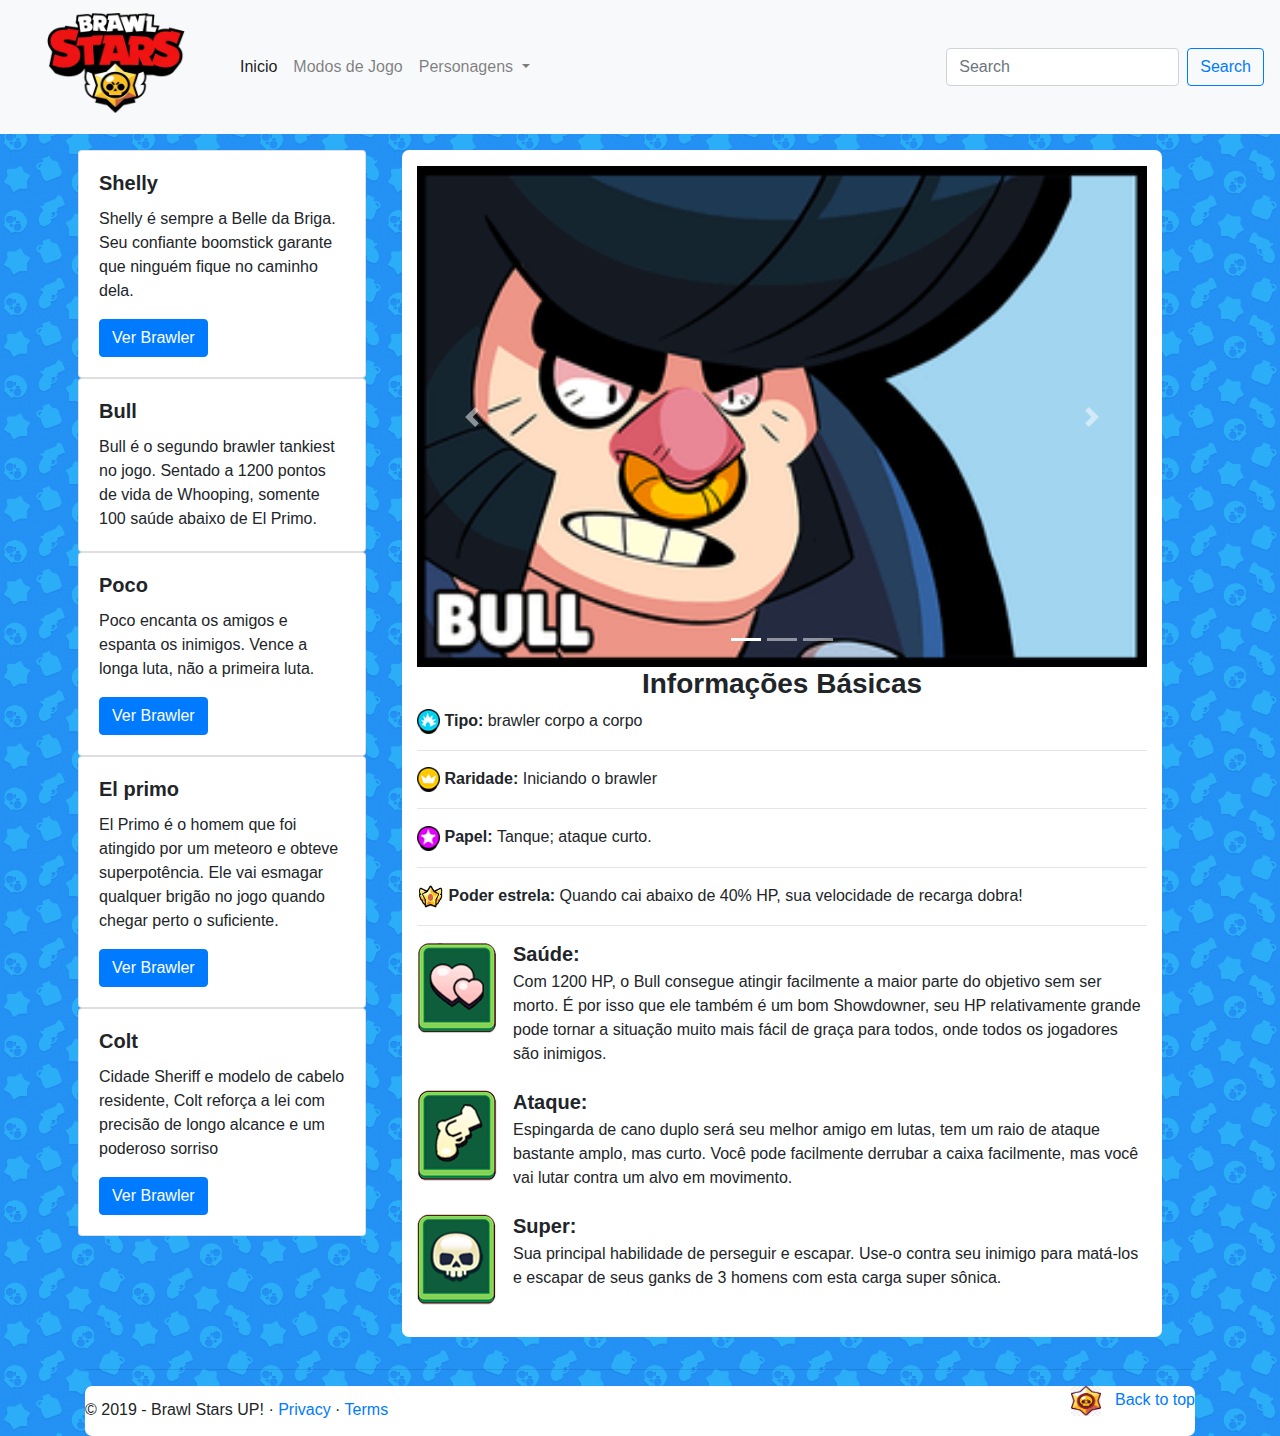
<file: bull.html>
<!DOCTYPE html>
<html lang="pt">

<head>
    <meta charset="UTF-8">
    <meta name="viewport" content="width=device-width, initial-scale=1.0" />
    <meta http-equiv="X-UA-Compatible" content="ie=edge">
    <title>BlogBrawlStars</title>
    <link rel="stylesheet" type="text/css" href="styles/bootstrap.css">
    <link rel="stylesheet" type="text/css" href="styles/styles.css">
</head>

<body>
    <nav class="navbar navbar-expand-lg navbar-light bg-light">
        <a class="navbar-brand" href="index.html">
            <h1><img class="topo" src="img/logotop.png"></h1>
        </a>
        <button class="navbar-toggler" type="button" data-toggle="collapse" data-target="#navbarSupportedContent"
            aria-controls="navbarSupportedContent" aria-expanded="false" aria-label="Toggle navigation">
            <span class="navbar-toggler-icon"></span>
        </button>

        <div class="collapse navbar-collapse" id="navbarSupportedContent">
            <ul class="navbar-nav mr-auto">
                <li class="nav-item active">
                    <a class="nav-link" href="index.html">Inicio <span class="sr-only">(current)</span></a>
                </li>
                <li class="nav-item">
                    <a class="nav-link" href="modo.html">Modos de Jogo</a>
                </li>
                <li class="nav-item dropdown">
                    <a class="nav-link dropdown-toggle" href="#" id="navbarDropdown" role="button" data-toggle="dropdown"
                        aria-haspopup="true" aria-expanded="false">
                        Personagens
                    </a>
                    <div class="dropdown-menu" aria-labelledby="navbarDropdown">
                        <a class="dropdown-item" href="shelly.html">Shelly</a>
                        <a class="dropdown-item" href="bull.html">Bull </a>
                        <a class="dropdown-item" href="poco.html">Poco </a>
                        <a class="dropdown-item" href="elprimo.html">El Primo </a>
                        <a class="dropdown-item" href="colt.html">Colt </a>
                        <a class="dropdown-item" href="personagens.html">Todos</a>


                    </div>
                </li>
            </ul>
            <form class="form-inline my-2 my-lg-0">
                <input class="form-control mr-sm-2" type="search" placeholder="Search" aria-label="Search">
                <button class="btn btn-outline-primary my-2 my-sm-0" type="submit">Search</button>
            </form>
        </div>
    </nav>

    <div class="container">
        <div class="row">
            <div class="col py-3 pl-2">
                <div class="card" style="width: 18rem;">
                    <div class="card-body">
                        <h5 class="card-title"><strong>Shelly</strong></h5>
                        <p class="card-text">Shelly é sempre a Belle da Briga. Seu confiante boomstick garante que
                            ninguém fique no caminho dela.</p>
                        <a href="shelly.html" class="btn btn-primary">Ver Brawler</a>
                    </div>
                </div>
                <div class="card" style="width: 18rem;">
                    <div class="card-body">
                        <h5 class="card-title"><strong>Bull</strong></h5>
                        <p class="card-text">Bull é o segundo brawler tankiest no jogo. Sentado a 1200 pontos de vida
                            de Whooping, somente 100 saúde abaixo de El Primo.</p>

                    </div>
                </div>
                <div class="card" style="width: 18rem;">
                    <div class="card-body">
                        <h5 class="card-title"><strong>Poco</strong></h5>
                        <p class="card-text">Poco encanta os amigos e espanta os inimigos. Vence a longa luta, não a
                            primeira luta.</p>
                        <a href="poco.html" class="btn btn-primary">Ver Brawler</a>
                    </div>
                </div>
                <div class="card" style="width: 18rem;">
                    <div class="card-body">
                        <h5 class="card-title"><strong>El primo</strong></h5>
                        <p class="card-text">El Primo é o homem que foi atingido por um meteoro e obteve superpotência.
                            Ele vai
                            esmagar qualquer brigão no jogo quando chegar perto o suficiente.</p>
                        <a href="elprimo.html" class="btn btn-primary">Ver Brawler</a>
                    </div>
                </div>
                <div class="card" style="width: 18rem;">
                    <div class="card-body">
                        <h5 class="card-title"><strong>Colt</strong></h5>
                        <p class="card-text">Cidade Sheriff e modelo de cabelo residente, Colt reforça a lei com
                            precisão de longo
                            alcance e um poderoso sorriso</p>
                        <a href="colt.html" class="btn btn-primary">Ver Brawler</a>
                    </div>
                </div>

            </div>

            <div class="col-8 py-3 ml-2 mr-5  container-personagem  my-3">
                <div id="carouselExampleSlidesOnly" class="carousel slide" data-ride="carousel">
                    <div id="carouselExampleFade" class="carousel slide carousel-fade" data-ride="carousel">

                        <ol class="carousel-indicators">
                            <li data-target="#carouselExampleFade" data-slide-to="0" class="active"></li>
                            <li data-target="#carouselExampleFade" data-slide-to="1"></li>
                            <li data-target="#carouselExampleFade" data-slide-to="2"></li>
                        </ol>
                        <div class="carousel-inner">
                            <div class="carousel-item active">
                                <img src="img/bul1.png" class="d-block w-100" alt="...">
                            </div>
                            <div class="carousel-item">
                                <img src="img/bull2.jpg" class="d-block w-100" alt="...">
                            </div>
                            <div class="carousel-item">
                                <img src="img/bull3.jpg" class="d-block w-100" alt="...">
                            </div>
                        </div>
                        <a class="carousel-control-prev" href="#carouselExampleFade" role="button" data-slide="prev">
                            <span class="carousel-control-prev-icon" aria-hidden="true"></span>
                            <span class="sr-only">Previous</span>
                        </a>
                        <a class="carousel-control-next" href="#carouselExampleFade" role="button" data-slide="next">
                            <span class="carousel-control-next-icon" aria-hidden="true"></span>
                            <span class="sr-only">Next</span>
                        </a>
                    </div>
                </div>

                <tbody>
                    <tr style="higth : 16.0pt">
                        <td class="haha" style="higth: 16pt; width: 130pt" colspan="2" width=174 higth=21>
                            <h3 style="text-align: center">
                                <strong>
                                    <font style="vertical-align: inherit"> Informações Básicas </font>
                            </h3></strong>

                            </h3>
                        </td>
                    </tr>
                    <tr style="higth: 16.0pt">
                        <td style="higth: 16pt; width: 65pt; text-align: left" width="87" higth="21">
                            <span style="font-size:12pt">
                                <strong>
                                    <img src="img/tipo.png" width="23" height="25">
                                    <font style="vertical-align: inherit"> Tipo: </font>

                                </strong>
                                <font style="vertical-align: inherit"> brawler corpo a corpo </font>
                            </span>
                        </td>
                    </tr>
                    <hr>
                    <tr style="higth: 16.0pt">
                        <td style="higth: 16pt; width: 65pt; text-align: left" width="87" higth="21">
                            <span style="font-size:12pt">
                                <strong>
                                    <img src="img/raridade.png" width="23" height="25">
                                    <font style="vertical-align: inherit"> Raridade: </font>

                                </strong>
                                <font style="vertical-align: inherit"> Iniciando o brawler </font>
                            </span>
                        </td>
                    </tr>
                    <hr>
                    <tr style="higth: 16.0pt">
                        <td style="higth: 16pt; width: 65pt; text-align: left" width="87" higth="21">
                            <span style="font-size:12pt">
                                <strong>
                                    <img src="img/papel.png" width="23" height="25">
                                    <font style="vertical-align: inherit"> Papel: </font>

                                </strong>
                                <font style="vertical-align: inherit"> Tanque; ataque curto.</font>
                            </span>
                        </td>
                    </tr>
                    <hr>
                    <tr style="higth: 16.0pt">
                        <td style="higth: 16pt; width: 65pt; text-align: left" width="87" higth="21">
                            <span style="font-size:12pt">
                                <strong>
                                    <img src="img/poderestrela.png" width="27" height="25">
                                    <font style="vertical-align: inherit"> Poder estrela: </font>

                                </strong>
                                <font style="vertical-align: inherit"> Quando cai abaixo de 40% HP, sua velocidade de
                                    recarga dobra! </font>
                            </span>
                        </td>
                    </tr>
                    <hr>
                </tbody>

                <ul class="list-unstyled">
                    <li class="media">
                        <img src="img/saude.png" class="mr-3" alt="...">
                        <div class="media-body">
                            <h5 class="mt-0 mb-1"><strong>Saúde:</strong></h5>
                            Com 1200 HP, o Bull consegue atingir facilmente a maior parte do objetivo sem ser morto. É
                            por isso que ele também é um bom Showdowner, seu HP relativamente grande pode tornar a
                            situação muito mais fácil de graça para todos, onde todos os jogadores são inimigos.
                        </div>
                    </li>
                    <li class="media my-4">
                        <img src="img/ataque.png" class="mr-3" alt="...">
                        <div class="media-body">
                            <h5 class="mt-0 mb-1"><strong>Ataque:</strong></h5>
                            Espingarda de cano duplo será seu melhor amigo em lutas, tem um raio de ataque bastante
                            amplo, mas curto. Você pode facilmente derrubar a caixa facilmente, mas você vai lutar
                            contra um alvo em movimento.
                        </div>
                    </li>
                    <li class="media">
                        <img src="img/super.png" class="mr-3" alt="...">
                        <div class="media-body">
                            <h5 class="mt-0 mb-1"><strong>Super:</strong></h5>
                            Sua principal habilidade de perseguir e escapar. Use-o contra seu inimigo para matá-los e
                            escapar de seus ganks de 3 homens com esta carga super sônica.
                        </div>
                    </li>
                </ul>
            </div>
        </div>







        <hr>

        <footer class="container-pe ">
            <p class="float-right">
                <a class="link-logo" href="#">
                    <img class="logot" src="img/logof.jpg">
                </a>
                <a href="#">Back to top</a>
            </p>
            <p class="textR">© 2019 - Brawl Stars UP! · <a href="#">Privacy</a> · <a href="#">Terms</a> </p>
        </footer>
    </div>

    <script src="js/jquery-3.4.1.js"></script>
    <script src="js/bootstrap.js"></script>
    <script src="index.js"></script>
    <script src="myjs/js.js"></script>


</body>

</html>
</file>
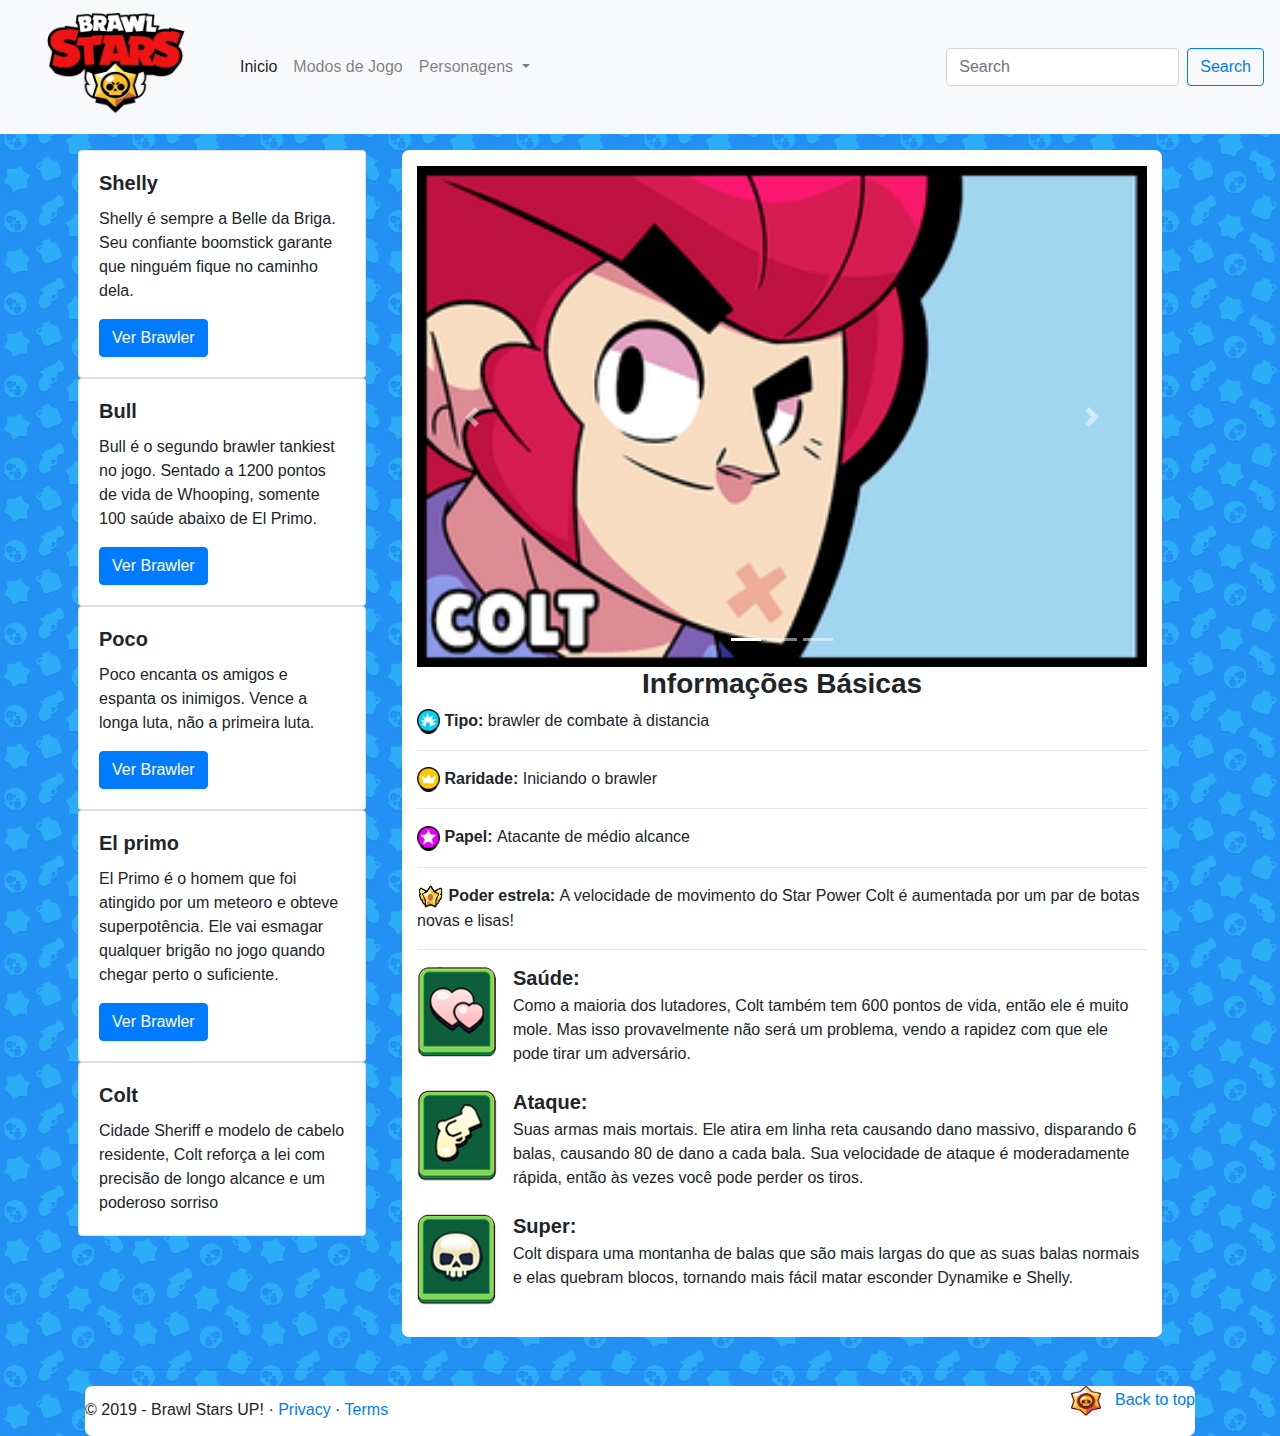
<file: colt.html>
<!DOCTYPE html>
<html lang="pt">

<head>
    <meta charset="UTF-8">
    <meta name="viewport" content="width=device-width, initial-scale=1.0" />
    <meta http-equiv="X-UA-Compatible" content="ie=edge">
    <title>BlogBrawlStars</title>
    <link rel="stylesheet" type="text/css" href="styles/bootstrap.css">
    <link rel="stylesheet" type="text/css" href="styles/styles.css">
</head>

<body>
    <nav class="navbar navbar-expand-lg navbar-light bg-light">
        <a class="navbar-brand" href="index.html">
            <h1><img class="topo" src="img/logotop.png"></h1>
        </a>
        <button class="navbar-toggler" type="button" data-toggle="collapse" data-target="#navbarSupportedContent"
            aria-controls="navbarSupportedContent" aria-expanded="false" aria-label="Toggle navigation">
            <span class="navbar-toggler-icon"></span>
        </button>

        <div class="collapse navbar-collapse" id="navbarSupportedContent">
            <ul class="navbar-nav mr-auto">
                <li class="nav-item active">
                    <a class="nav-link" href="index.html">Inicio <span class="sr-only">(current)</span></a>
                </li>
                <li class="nav-item">
                    <a class="nav-link" href="modo.html">Modos de Jogo</a>
                </li>
                <li class="nav-item dropdown">
                    <a class="nav-link dropdown-toggle" href="#" id="navbarDropdown" role="button" data-toggle="dropdown"
                        aria-haspopup="true" aria-expanded="false">
                        Personagens
                    </a>
                    <div class="dropdown-menu" aria-labelledby="navbarDropdown">
                        <a class="dropdown-item" href="shelly.html">Shelly</a>
                        <a class="dropdown-item" href="bull.html">Bull </a>
                        <a class="dropdown-item" href="poco.html">Poco </a>
                        <a class="dropdown-item" href="elprimo.html">El Primo </a>
                        <a class="dropdown-item" href="colt.html">Colt </a>
                        <a class="dropdown-item" href="personagens.html">Todos</a>


                    </div>
                </li>
            </ul>
            <form class="form-inline my-2 my-lg-0">
                <input class="form-control mr-sm-2" type="search" placeholder="Search" aria-label="Search">
                <button class="btn btn-outline-primary my-2 my-sm-0" type="submit">Search</button>
            </form>
        </div>
    </nav>

    <div class="container">
        <div class="row">
            <div class="col py-3 pl-2">
                <div class="card" style="width: 18rem;">
                    <div class="card-body">
                        <h5 class="card-title"><strong>Shelly</strong></h5>
                        <p class="card-text">Shelly é sempre a Belle da Briga. Seu confiante boomstick garante que
                            ninguém fique no caminho dela.</p>
                        <a href="shelly.html" class="btn btn-primary">Ver Brawler</a>
                    </div>
                </div>
                <div class="card" style="width: 18rem;">
                    <div class="card-body">
                        <h5 class="card-title"><strong>Bull</strong></h5>
                        <p class="card-text">Bull é o segundo brawler tankiest no jogo. Sentado a 1200 pontos de vida
                            de Whooping, somente 100 saúde abaixo de El Primo.</p>
                        <a href="bull.html" class="btn btn-primary">Ver Brawler</a>
                    </div>
                </div>
                <div class="card" style="width: 18rem;">
                    <div class="card-body">
                        <h5 class="card-title"><strong>Poco</strong></h5>
                        <p class="card-text">Poco encanta os amigos e espanta os inimigos. Vence a longa luta, não a
                            primeira luta.</p>
                        <a href="poco.html" class="btn btn-primary">Ver Brawler</a>
                    </div>
                </div>
                <div class="card" style="width: 18rem;">
                    <div class="card-body">
                        <h5 class="card-title"><strong>El primo</strong></h5>
                        <p class="card-text">El Primo é o homem que foi atingido por um meteoro e obteve superpotência.
                            Ele vai
                            esmagar qualquer brigão no jogo quando chegar perto o suficiente.</p>
                        <a href="elprimo.html" class="btn btn-primary">Ver Brawler</a>
                    </div>
                </div>
                <div class="card" style="width: 18rem;">
                    <div class="card-body">
                        <h5 class="card-title"><strong>Colt</strong></h5>
                        <p class="card-text">Cidade Sheriff e modelo de cabelo residente, Colt reforça a lei com
                            precisão de longo
                            alcance e um poderoso sorriso</p>

                    </div>
                </div>

            </div>

            <div class="col-8 py-3 ml-2 mr-5 container-personagem  my-3">
                <div id="carouselExampleSlidesOnly" class="carousel slide" data-ride="carousel">
                    <div id="carouselExampleFade" class="carousel slide carousel-fade" data-ride="carousel">

                        <ol class="carousel-indicators">
                            <li data-target="#carouselExampleFade" data-slide-to="0" class="active"></li>
                            <li data-target="#carouselExampleFade" data-slide-to="1"></li>
                            <li data-target="#carouselExampleFade" data-slide-to="2"></li>
                        </ol>
                        <div class="carousel-inner">
                            <div class="carousel-item active">
                                <img src="img/colt1.png" class="d-block w-100" alt="...">
                            </div>
                            <div class="carousel-item">
                                <img src="img/colt2.png" class="d-block w-100" alt="...">
                            </div>
                            <div class="carousel-item">
                                <img src="img/colt3.jpg" class="d-block w-100" alt="...">
                            </div>
                        </div>
                        <a class="carousel-control-prev" href="#carouselExampleFade" role="button" data-slide="prev">
                            <span class="carousel-control-prev-icon" aria-hidden="true"></span>
                            <span class="sr-only">Previous</span>
                        </a>
                        <a class="carousel-control-next" href="#carouselExampleFade" role="button" data-slide="next">
                            <span class="carousel-control-next-icon" aria-hidden="true"></span>
                            <span class="sr-only">Next</span>
                        </a>
                    </div>
                </div>

                <tbody>
                    <tr style="higth : 16.0pt">
                        <td class="haha" style="higth: 16pt; width: 130pt" colspan="2" width=174 higth=21>
                            <h3 style="text-align: center">
                                <strong>
                                    <font style="vertical-align: inherit"> Informações Básicas </font>
                            </h3></strong>

                            </h3>
                        </td>
                    </tr>
                    <tr style="higth: 16.0pt">
                        <td style="higth: 16pt; width: 65pt; text-align: left" width="87" higth="21">
                            <span style="font-size:12pt">
                                <strong>
                                    <img src="img/tipo.png" width="23" height="25">
                                    <font style="vertical-align: inherit"> Tipo: </font>

                                </strong>
                                <font style="vertical-align: inherit"> brawler de combate à distancia </font>
                            </span>
                        </td>
                    </tr>
                    <hr>
                    <tr style="higth: 16.0pt">
                        <td style="higth: 16pt; width: 65pt; text-align: left" width="87" higth="21">
                            <span style="font-size:12pt">
                                <strong>
                                    <img src="img/raridade.png" width="23" height="25">
                                    <font style="vertical-align: inherit"> Raridade: </font>

                                </strong>
                                <font style="vertical-align: inherit"> Iniciando o brawler </font>
                            </span>
                        </td>
                    </tr>
                    <hr>
                    <tr style="higth: 16.0pt">
                        <td style="higth: 16pt; width: 65pt; text-align: left" width="87" higth="21">
                            <span style="font-size:12pt">
                                <strong>
                                    <img src="img/papel.png" width="23" height="25">
                                    <font style="vertical-align: inherit"> Papel: </font>

                                </strong>
                                <font style="vertical-align: inherit"> Atacante de médio alcance </font>
                            </span>
                        </td>
                    </tr>
                    <hr>
                    <tr style="higth: 16.0pt">
                        <td style="higth: 16pt; width: 65pt; text-align: left" width="87" higth="21">
                            <span style="font-size:12pt">
                                <strong>
                                    <img src="img/poderestrela.png" width="27" height="25">
                                    <font style="vertical-align: inherit"> Poder estrela: </font>

                                </strong>
                                <font style="vertical-align: inherit"> A velocidade de movimento do Star Power Colt é
                                    aumentada por um par de botas novas e lisas! </font>
                            </span>
                        </td>
                    </tr>
                    <hr>
                </tbody>

                <ul class="list-unstyled">
                    <li class="media">
                        <img src="img/saude.png" class="mr-3" alt="...">
                        <div class="media-body">
                            <h5 class="mt-0 mb-1"><strong>Saúde:</strong></h5>

                            Como a maioria dos lutadores, Colt também tem 600 pontos de vida, então ele é muito mole.
                            Mas isso provavelmente não será um problema, vendo a rapidez com que ele pode tirar um
                            adversário.
                        </div>
                    </li>
                    <li class="media my-4">
                        <img src="img/ataque.png" class="mr-3" alt="...">
                        <div class="media-body">
                            <h5 class="mt-0 mb-1"><strong>Ataque:</strong></h5>
                            Suas armas mais mortais. Ele atira em linha reta causando dano massivo, disparando 6 balas,
                            causando 80 de dano a cada bala. Sua velocidade de ataque é moderadamente rápida, então às
                            vezes você pode perder os tiros.
                        </div>
                    </li>
                    <li class="media">
                        <img src="img/super.png" class="mr-3" alt="...">
                        <div class="media-body">
                            <h5 class="mt-0 mb-1"><strong>Super:</strong></h5>
                            Colt dispara uma montanha de balas que são mais largas do que as suas balas normais e elas
                            quebram blocos, tornando mais fácil matar esconder Dynamike e Shelly.
                        </div>
                    </li>
                </ul>
            </div>
        </div>







        <hr>

        <footer class="container-pe ">
            <p class="float-right">
                <a class="link-logo" href="#">
                    <img class="logot" src="img/logof.jpg">
                </a>
                <a href="#">Back to top</a>
            </p>
            <p class="textR">© 2019 - Brawl Stars UP! · <a href="#">Privacy</a> · <a href="#">Terms</a> </p>
        </footer>
    </div>

    <script src="js/jquery-3.4.1.js"></script>
    <script src="js/bootstrap.js"></script>
    <script src="index.js"></script>
    <script src="myjs/js.js"></script>


</body>

</html>
</file>
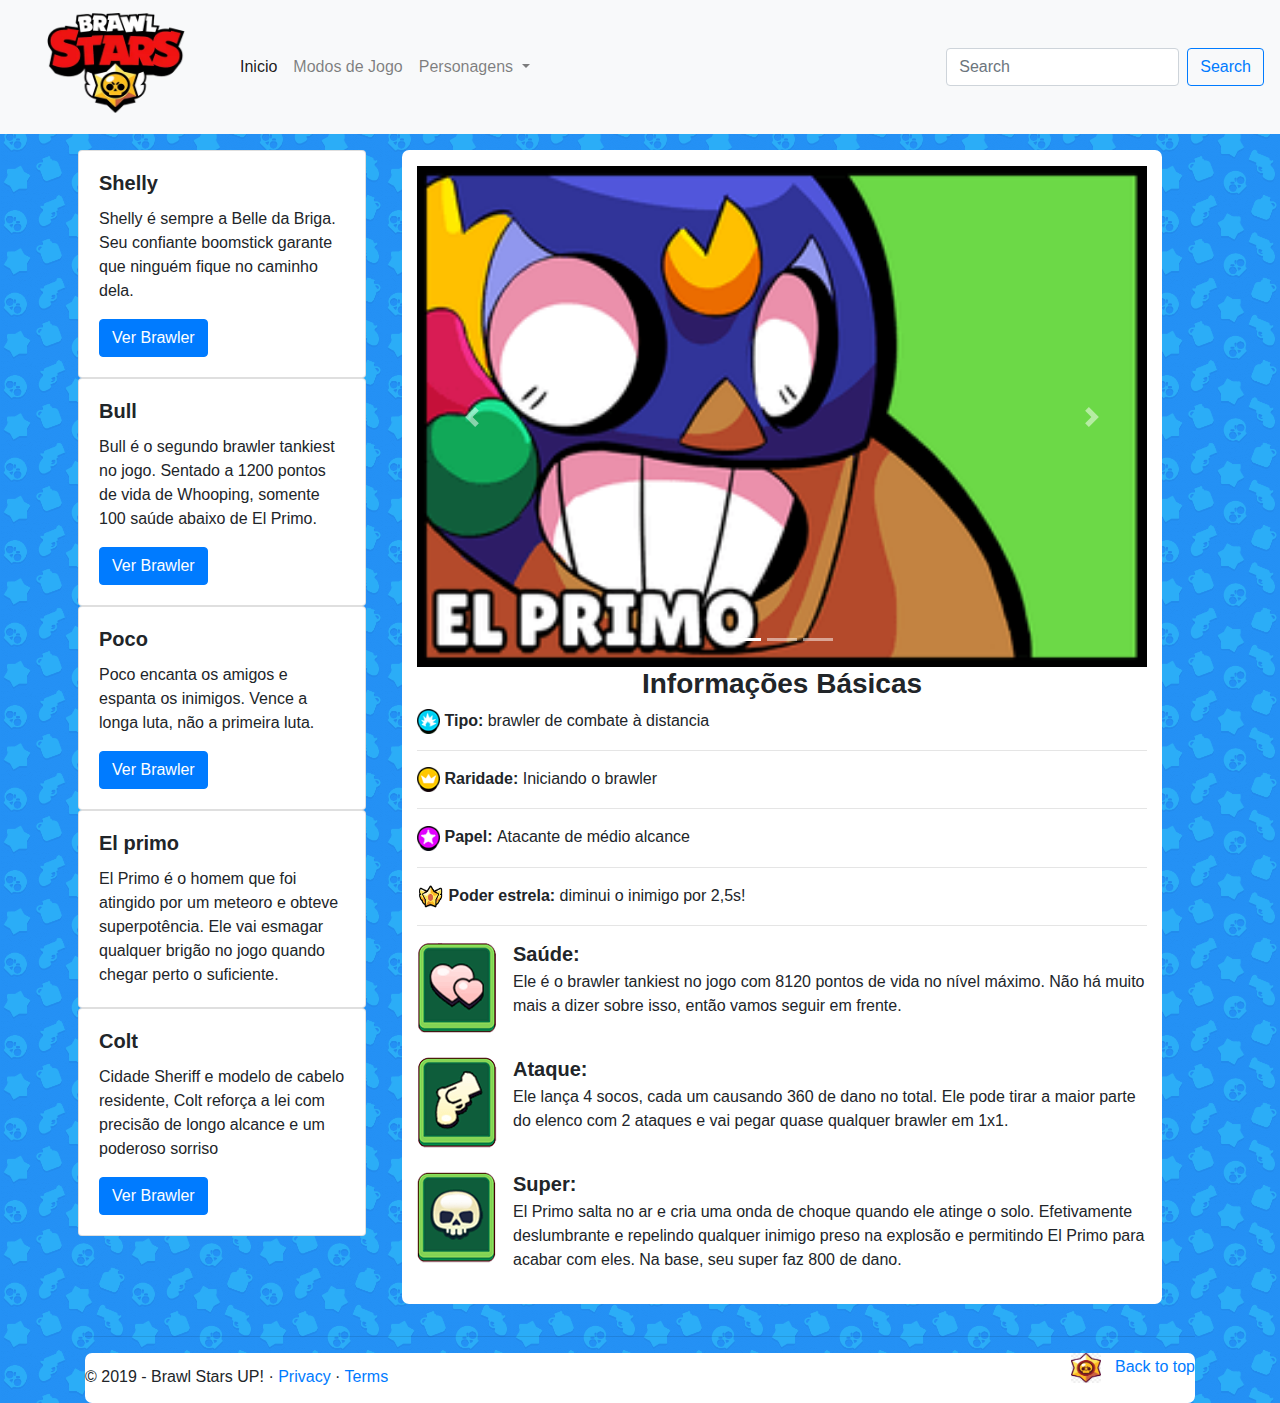
<file: elprimo.html>
<!DOCTYPE html>
<html lang="pt">

<head>
    <meta charset="UTF-8">
    <meta name="viewport" content="width=device-width, initial-scale=1.0" />
    <meta http-equiv="X-UA-Compatible" content="ie=edge">
    <title>BlogBrawlStars</title>
    <link rel="stylesheet" type="text/css" href="styles/bootstrap.css">
    <link rel="stylesheet" type="text/css" href="styles/styles.css">
</head>

<body>
    <nav class="navbar navbar-expand-lg navbar-light bg-light">
        <a class="navbar-brand" href="index.html">
            <h1><img class="topo" src="img/logotop.png"></h1>
        </a>
        <button class="navbar-toggler" type="button" data-toggle="collapse" data-target="#navbarSupportedContent"
            aria-controls="navbarSupportedContent" aria-expanded="false" aria-label="Toggle navigation">
            <span class="navbar-toggler-icon"></span>
        </button>

        <div class="collapse navbar-collapse" id="navbarSupportedContent">
            <ul class="navbar-nav mr-auto">
                <li class="nav-item active">
                    <a class="nav-link" href="index.html">Inicio <span class="sr-only">(current)</span></a>
                </li>
                <li class="nav-item">
                    <a class="nav-link" href="modo.html">Modos de Jogo</a>
                </li>
                <li class="nav-item dropdown">
                    <a class="nav-link dropdown-toggle" href="#" id="navbarDropdown" role="button" data-toggle="dropdown"
                        aria-haspopup="true" aria-expanded="false">
                        Personagens
                    </a>
                    <div class="dropdown-menu" aria-labelledby="navbarDropdown">
                        <a class="dropdown-item" href="shelly.html">Shelly</a>
                        <a class="dropdown-item" href="bull.html">Bull </a>
                        <a class="dropdown-item" href="poco.html">Poco </a>
                        <a class="dropdown-item" href="elprimo.html">El Primo </a>
                        <a class="dropdown-item" href="colt.html">Colt </a>
                        <a class="dropdown-item" href="personagens.html">Todos</a>


                    </div>
                </li>
            </ul>
            <form class="form-inline my-2 my-lg-0">
                <input class="form-control mr-sm-2" type="search" placeholder="Search" aria-label="Search">
                <button class="btn btn-outline-primary my-2 my-sm-0" type="submit">Search</button>
            </form>
        </div>
    </nav>

    <div class="container">
        <div class="row">
            <div class="col py-3 pl-2">
                <div class="card" style="width: 18rem;">
                    <div class="card-body">
                        <h5 class="card-title"><strong>Shelly</strong></h5>
                        <p class="card-text">Shelly é sempre a Belle da Briga. Seu confiante boomstick garante que
                            ninguém fique no caminho dela.</p>
                        <a href="shelly.html" class="btn btn-primary">Ver Brawler</a>
                    </div>
                </div>
                <div class="card" style="width: 18rem;">
                    <div class="card-body">
                        <h5 class="card-title"><strong>Bull</strong></h5>
                        <p class="card-text">Bull é o segundo brawler tankiest no jogo. Sentado a 1200 pontos de vida
                            de Whooping, somente 100 saúde abaixo de El Primo.</p>
                        <a href="bull.html" class="btn btn-primary">Ver Brawler</a>
                    </div>
                </div>
                <div class="card" style="width: 18rem;">
                    <div class="card-body">
                        <h5 class="card-title"><strong>Poco</strong></h5>
                        <p class="card-text">Poco encanta os amigos e espanta os inimigos. Vence a longa luta, não a
                            primeira luta.</p>
                        <a href="poco.html" class="btn btn-primary">Ver Brawler</a>
                    </div>
                </div>
                <div class="card" style="width: 18rem;">
                    <div class="card-body">
                        <h5 class="card-title"><strong>El primo</strong></h5>
                        <p class="card-text">El Primo é o homem que foi atingido por um meteoro e obteve superpotência.
                            Ele vai
                            esmagar qualquer brigão no jogo quando chegar perto o suficiente.</p>

                    </div>
                </div>
                <div class="card" style="width: 18rem;">
                    <div class="card-body">
                        <h5 class="card-title"><strong>Colt</strong></h5>
                        <p class="card-text">Cidade Sheriff e modelo de cabelo residente, Colt reforça a lei com
                            precisão de longo
                            alcance e um poderoso sorriso</p>
                        <a href="colt.html" class="btn btn-primary">Ver Brawler</a>
                    </div>
                </div>

            </div>

            <div class="col-8 py-3 ml-2 mr-5 container-personagem  my-3">
                <div id="carouselExampleSlidesOnly" class="carousel slide" data-ride="carousel">
                    <div id="carouselExampleFade" class="carousel slide carousel-fade" data-ride="carousel">

                        <ol class="carousel-indicators">
                            <li data-target="#carouselExampleFade" data-slide-to="0" class="active"></li>
                            <li data-target="#carouselExampleFade" data-slide-to="1"></li>
                            <li data-target="#carouselExampleFade" data-slide-to="2"></li>
                        </ol>
                        <div class="carousel-inner">
                            <div class="carousel-item active">
                                <img src="img/elprimo1.png" class="d-block w-100" alt="...">
                            </div>
                            <div class="carousel-item">
                                <img src="img/elprimo2.png" class="d-block w-100" alt="...">
                            </div>
                            <div class="carousel-item">
                                <img src="img/elprimo3.png" class="d-block w-100" alt="...">
                            </div>
                        </div>
                        <a class="carousel-control-prev" href="#carouselExampleFade" role="button" data-slide="prev">
                            <span class="carousel-control-prev-icon" aria-hidden="true"></span>
                            <span class="sr-only">Previous</span>
                        </a>
                        <a class="carousel-control-next" href="#carouselExampleFade" role="button" data-slide="next">
                            <span class="carousel-control-next-icon" aria-hidden="true"></span>
                            <span class="sr-only">Next</span>
                        </a>
                    </div>
                </div>

                <tbody>
                    <tr style="higth : 16.0pt">
                        <td class="haha" style="higth: 16pt; width: 130pt" colspan="2" width=174 higth=21>
                            <h3 style="text-align: center">
                                <strong>
                                    <font style="vertical-align: inherit"> Informações Básicas </font>
                            </h3></strong>

                            </h3>
                        </td>
                    </tr>
                    <tr style="higth: 16.0pt">
                        <td style="higth: 16pt; width: 65pt; text-align: left" width="87" higth="21">
                            <span style="font-size:12pt">
                                <strong>
                                    <img src="img/tipo.png" width="23" height="25">
                                    <font style="vertical-align: inherit"> Tipo: </font>

                                </strong>
                                <font style="vertical-align: inherit"> brawler de combate à distancia </font>
                            </span>
                        </td>
                    </tr>
                    <hr>
                    <tr style="higth: 16.0pt">
                        <td style="higth: 16pt; width: 65pt; text-align: left" width="87" higth="21">
                            <span style="font-size:12pt">
                                <strong>
                                    <img src="img/raridade.png" width="23" height="25">
                                    <font style="vertical-align: inherit"> Raridade: </font>

                                </strong>
                                <font style="vertical-align: inherit"> Iniciando o brawler </font>
                            </span>
                        </td>
                    </tr>
                    <hr>
                    <tr style="higth: 16.0pt">
                        <td style="higth: 16pt; width: 65pt; text-align: left" width="87" higth="21">
                            <span style="font-size:12pt">
                                <strong>
                                    <img src="img/papel.png" width="23" height="25">
                                    <font style="vertical-align: inherit"> Papel: </font>

                                </strong>
                                <font style="vertical-align: inherit"> Atacante de médio alcance </font>
                            </span>
                        </td>
                    </tr>
                    <hr>
                    <tr style="higth: 16.0pt">
                        <td style="higth: 16pt; width: 65pt; text-align: left" width="87" higth="21">
                            <span style="font-size:12pt">
                                <strong>
                                    <img src="img/poderestrela.png" width="27" height="25">
                                    <font style="vertical-align: inherit"> Poder estrela: </font>

                                </strong>
                                <font style="vertical-align: inherit"> diminui o inimigo por 2,5s! </font>
                            </span>
                        </td>
                    </tr>
                    <hr>
                </tbody>

                <ul class="list-unstyled">
                    <li class="media">
                        <img src="img/saude.png" class="mr-3" alt="...">
                        <div class="media-body">
                            <h5 class="mt-0 mb-1"><strong>Saúde:</strong></h5>
                            Ele é o brawler tankiest no jogo com 8120 pontos de vida no nível máximo. Não há muito mais
                            a dizer sobre isso, então vamos seguir em frente.
                        </div>
                    </li>
                    <li class="media my-4">
                        <img src="img/ataque.png" class="mr-3" alt="...">
                        <div class="media-body">
                            <h5 class="mt-0 mb-1"><strong>Ataque:</strong></h5>
                            Ele lança 4 socos, cada um causando 360 de dano no total. Ele pode tirar a maior parte do
                            elenco com 2 ataques e vai pegar quase qualquer brawler em 1x1.
                        </div>
                    </li>
                    <li class="media">
                        <img src="img/super.png" class="mr-3" alt="...">
                        <div class="media-body">
                            <h5 class="mt-0 mb-1"><strong>Super:</strong></h5>
                            El Primo salta no ar e cria uma onda de choque quando ele atinge o solo. Efetivamente
                            deslumbrante e repelindo qualquer inimigo preso na explosão e permitindo El Primo para
                            acabar com eles. Na base, seu super faz 800 de dano.
                        </div>
                    </li>
                </ul>
            </div>
        </div>







        <hr>

        <footer class="container-pe ">
            <p class="float-right">
                <a class="link-logo" href="#">
                    <img class="logot" src="img/logof.jpg">
                </a>
                <a href="#">Back to top</a>
            </p>
            <p class="textR">© 2019 - Brawl Stars UP! · <a href="#">Privacy</a> · <a href="#">Terms</a> </p>
        </footer>
    </div>

    <script src="js/jquery-3.4.1.js"></script>
    <script src="js/bootstrap.js"></script>
    <script src="index.js"></script>
    <script src="myjs/js.js"></script>


</body>

</html>
</file>
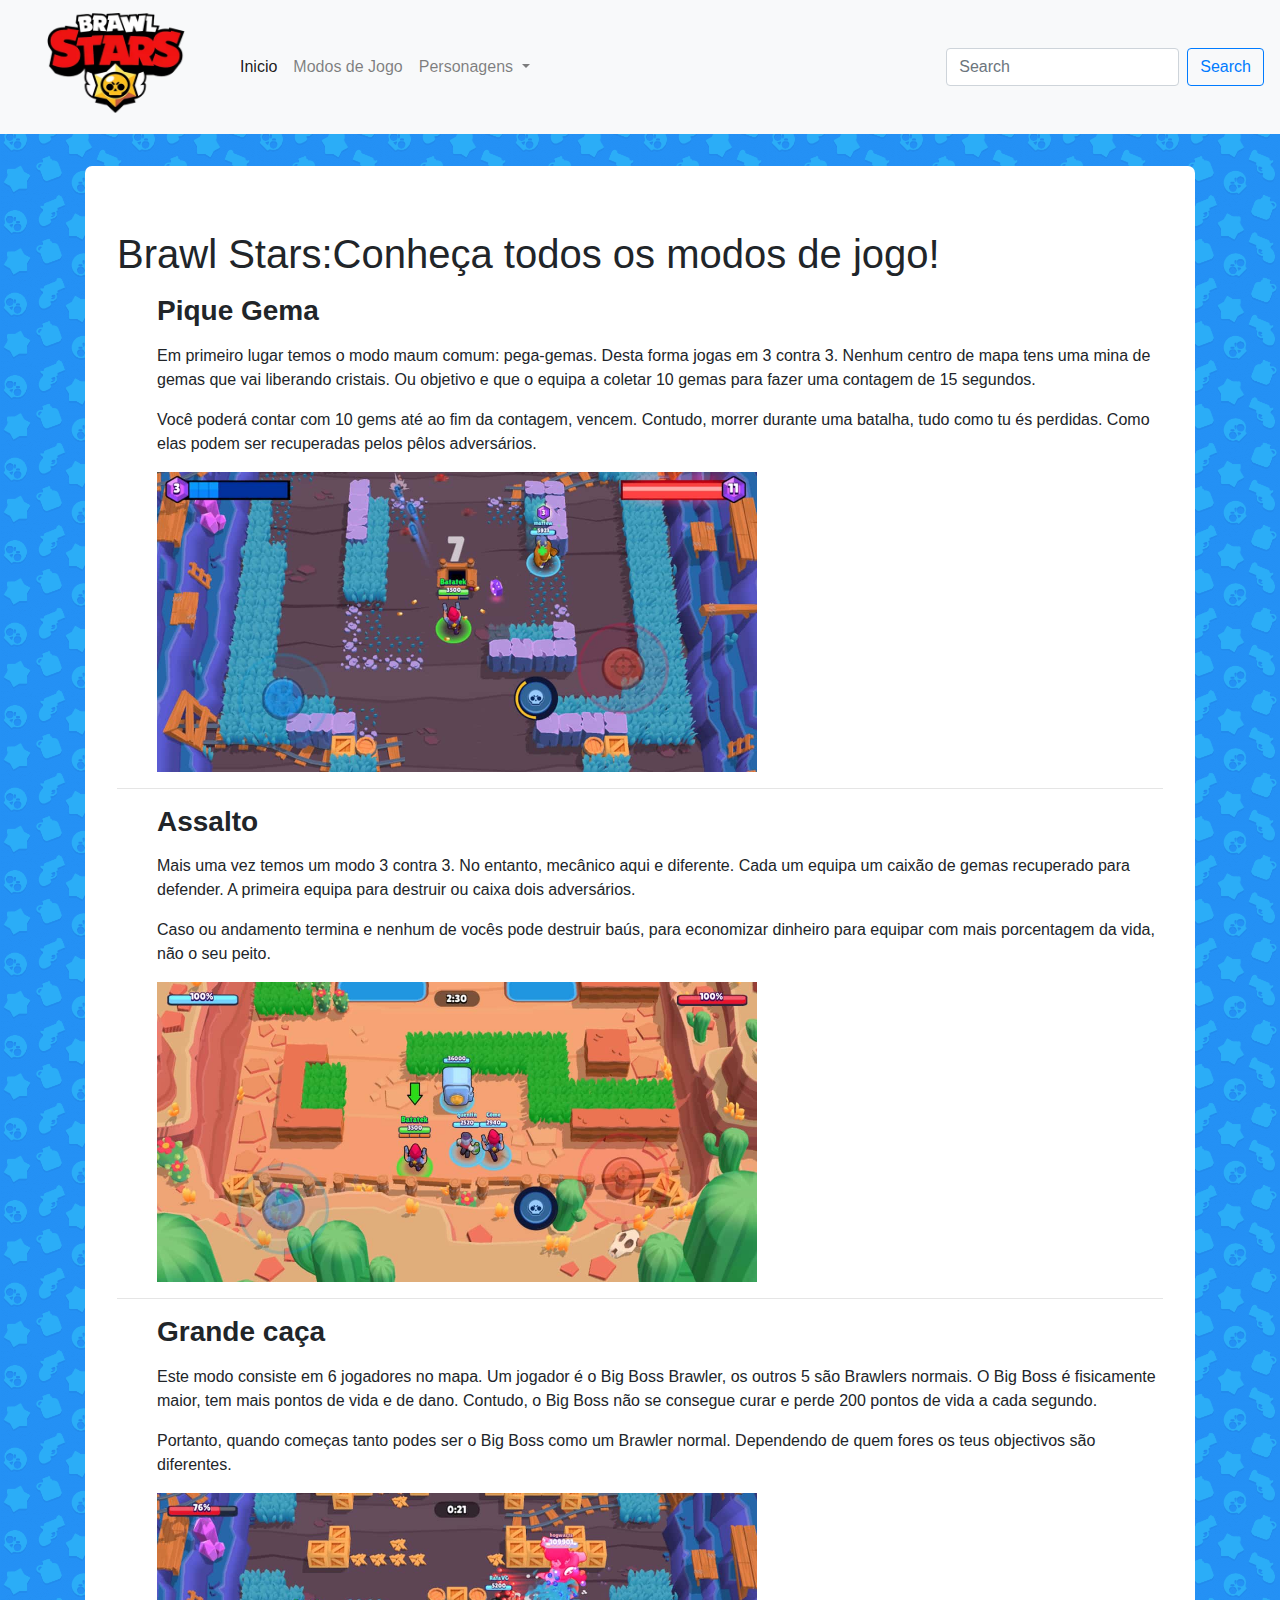
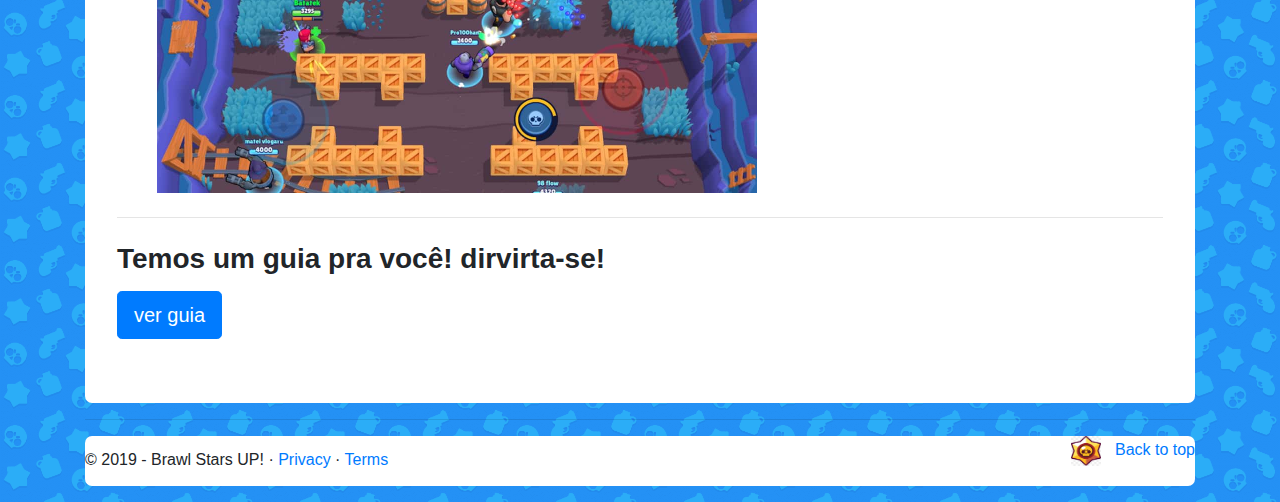
<file: modo.html>
<!DOCTYPE html>
<html lang="pt">

<head>
    <meta charset="UTF-8">
    <meta name="viewport" content="width=device-width, initial-scale=1.0" />
    <meta http-equiv="X-UA-Compatible" content="ie=edge">
    <title>BlogBrawlStars</title>
    <link rel="stylesheet" type="text/css" href="styles/bootstrap.css">
    <link rel="stylesheet" type="text/css" href="styles/styles.css">
</head>

<body>
    <nav class="navbar navbar-expand-lg navbar-light bg-light">
        <a class="navbar-brand" href="index.html">
            <h1><img class="topo" src="img/logotop.png"></h1>
        </a>
        <button class="navbar-toggler" type="button" data-toggle="collapse" data-target="#navbarSupportedContent"
            aria-controls="navbarSupportedContent" aria-expanded="false" aria-label="Toggle navigation">
            <span class="navbar-toggler-icon"></span>
        </button>

        <div class="collapse navbar-collapse" id="navbarSupportedContent">
            <ul class="navbar-nav mr-auto">
                <li class="nav-item active">
                    <a class="nav-link" href="index.html">Inicio <span class="sr-only">(current)</span></a>
                </li>
                <li class="nav-item">
                        <a class="nav-link" href="modo.html">Modos de Jogo</a>
                </li>
                <li class="nav-item dropdown">
                    <a class="nav-link dropdown-toggle" href="#" id="navbarDropdown" role="button" data-toggle="dropdown"
                        aria-haspopup="true" aria-expanded="false">
                        Personagens
                    </a>
                    <div class="dropdown-menu" aria-labelledby="navbarDropdown">
                            <a class="dropdown-item" href="shelly.html">Shelly</a>
                            <a class="dropdown-item" href="bull.html">Bull </a>
                            <a class="dropdown-item" href="poco.html">Poco </a>
                            <a class="dropdown-item" href="elprimo.html">El Primo </a>
                            <a class="dropdown-item" href="colt.html">Colt </a>
                            <a class="dropdown-item" href="personagens.html">Todos</a>
                            
                           
                        </div>
                </li>
            </ul>
            <form class="form-inline my-2 my-lg-0">
                <input class="form-control mr-sm-2" type="search" placeholder="Search" aria-label="Search">
                <button class="btn btn-outline-primary my-2 my-sm-0" type="submit">Search</button>
            </form>
        </div>
    </nav>

    <div class="container">
        <div class="row">
            <div class="col py-3">
                <div class="jumbotron container-personagem  my-3">
                    <h1 class="display-4"><strong><h1> Brawl Stars:Conheça todos os modos de jogo!</h1> </strong></h1>
                    <p class="lead">

                        <ul>

                            <h3><strong>Pique Gema</strong></h3>

                            <p>
                                <p>Em primeiro lugar temos o modo maum comum: pega-gemas. Desta forma jogas em 3 contra
                                    3.
                                    Nenhum centro de mapa tens uma mina de gemas que vai liberando cristais. Ou
                                    objetivo e
                                    que o equipa a coletar 10 gemas para fazer uma contagem de 15 segundos.</p>

                                <p>Você poderá contar com 10 gems até ao fim da contagem, vencem. Contudo, morrer
                                    durante
                                    uma batalha, tudo como tu és perdidas. Como elas podem ser recuperadas pelos pêlos
                                    adversários.</p>
                                <img class="img-hist" src="img/piquegema.jpg">
                            </p>
                        </ul>
                        <hr>
                        <ul>

                            <h3><strong>Assalto</strong></h3>

                            <p>
                                <p>Mais uma vez temos um modo 3 contra 3. No entanto, mecânico aqui e diferente. Cada
                                    um equipa um caixão de gemas recuperado para defender. A primeira equipa para
                                    destruir ou caixa dois adversários.

                                </p>

                                <p>Caso ou andamento termina e nenhum de vocês pode destruir baús, para economizar
                                    dinheiro para equipar com mais porcentagem da vida, não o seu peito.</p>
                                <img class="img-hist" src="img/assalto.jpg">
                            </p>
                        </ul>
                        <hr>
                        <ul>

                            <h3><strong>Grande caça</strong></h3>

                            <p>
                                <p>
                                    Este modo consiste em 6 jogadores no mapa. Um jogador é o Big Boss Brawler, os
                                    outros 5 são Brawlers normais. O Big Boss é fisicamente maior, tem mais pontos de
                                    vida e de dano. Contudo, o Big Boss não se consegue curar e perde 200 pontos de
                                    vida a cada segundo.

                                </p>

                                <p>
                                    Portanto, quando começas tanto podes ser o Big Boss como um Brawler normal.
                                    Dependendo de quem fores os teus objectivos são diferentes.
                                </p>
                                <img class="img-hist" src="img/cacada.jpg">
                            </p>
                        </ul>
                    </p>
                    <hr class="my-4">
                    <p><h3><strong>Temos um guia pra você! dirvirta-se!</strong></h3></p>
                    <a class="btn btn-primary btn-lg" href="img/guia.jpg" role="button">ver guia</a>
                    </div>
                



                        <hr>

                        <footer class="container-pe ">
                            <p class="float-right">
                                <a class="link-logo" href="#">
                                    <img class="logot" src="img/logof.jpg">
                                </a>
                                <a href="#">Back to top</a>
                            </p>
                            <p class="textR">© 2019 - Brawl Stars UP! · <a href="#">Privacy</a> · <a href="#">Terms</a> </p>
                        </footer>
                    </div>

                    <script src="js/jquery-3.4.1.js"></script>
                    <script src="js/bootstrap.js"></script>
                    <script src="index.js"></script>
                    <script src="myjs/js.js"></script>
</body>

</html>
</file>
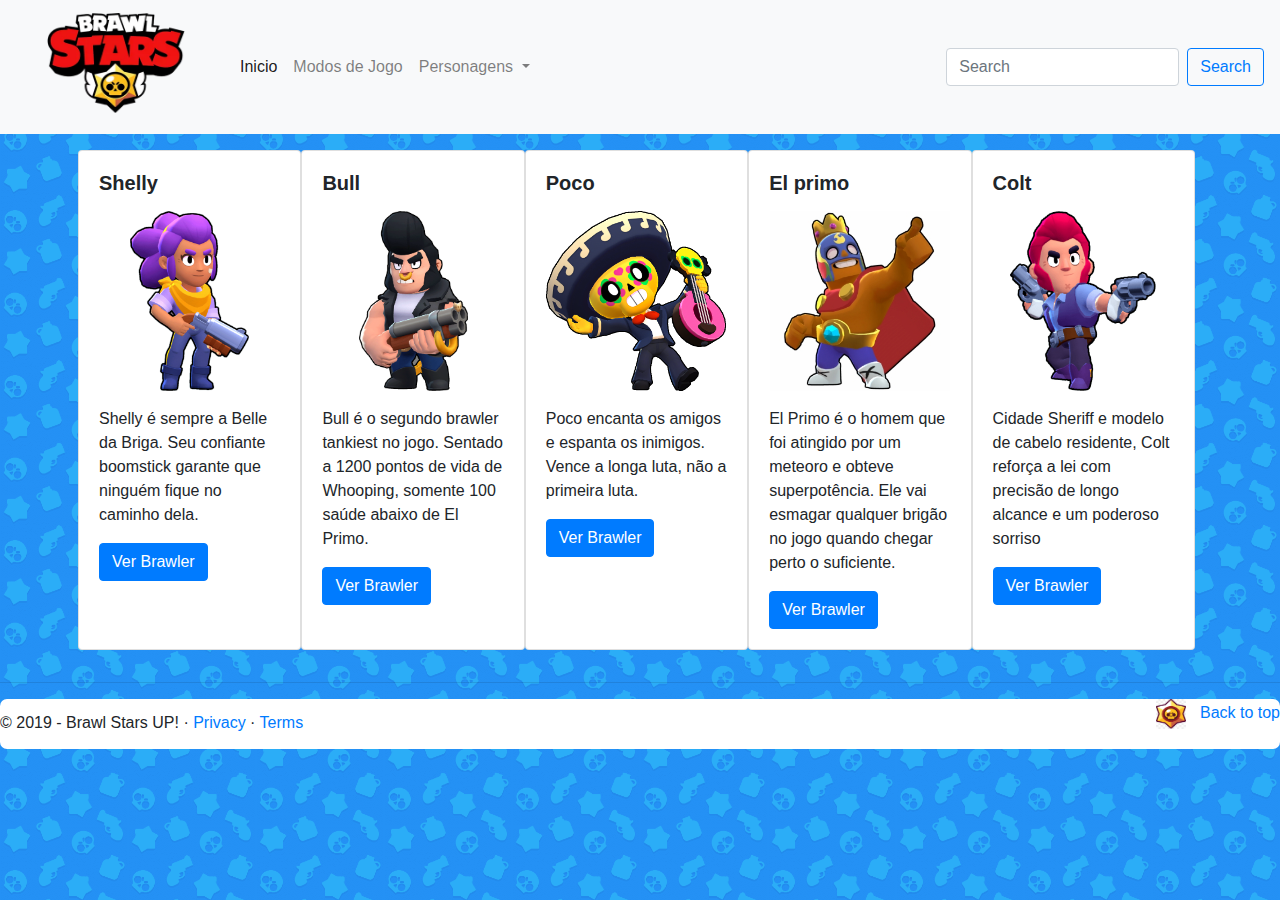
<file: personagens.html>
<!DOCTYPE html>
<html lang="pt">

<head>
    <meta charset="UTF-8">
    <meta name="viewport" content="width=device-width, initial-scale=1.0" />
    <meta http-equiv="X-UA-Compatible" content="ie=edge">
    <title>BlogBrawlStars</title>
    <link rel="stylesheet" type="text/css" href="styles/bootstrap.css">
    <link rel="stylesheet" type="text/css" href="styles/styles.css">
</head>

<body>
    <nav class="navbar navbar-expand-lg navbar-light bg-light">
        <a class="navbar-brand" href="index.html">
            <h1><img class="topo" src="img/logotop.png"></h1>
        </a>
        <button class="navbar-toggler" type="button" data-toggle="collapse" data-target="#navbarSupportedContent"
            aria-controls="navbarSupportedContent" aria-expanded="false" aria-label="Toggle navigation">
            <span class="navbar-toggler-icon"></span>
        </button>

        <div class="collapse navbar-collapse" id="navbarSupportedContent">
            <ul class="navbar-nav mr-auto">
                <li class="nav-item active">
                    <a class="nav-link" href="index.html">Inicio <span class="sr-only">(current)</span></a>
                </li>
                <li class="nav-item">
                        <a class="nav-link" href="modo.html">Modos de Jogo</a>
                </li>
                <li class="nav-item dropdown">
                    <a class="nav-link dropdown-toggle" href="#" id="navbarDropdown" role="button" data-toggle="dropdown"
                        aria-haspopup="true" aria-expanded="false">
                        Personagens
                    </a>
                    <div class="dropdown-menu" aria-labelledby="navbarDropdown">
                            <a class="dropdown-item" href="shelly.html">Shelly</a>
                            <a class="dropdown-item" href="bull.html">Bull </a>
                            <a class="dropdown-item" href="poco.html">Poco </a>
                            <a class="dropdown-item" href="elprimo.html">El Primo </a>
                            <a class="dropdown-item" href="colt.html">Colt </a>
                            <a class="dropdown-item" href="personagens.html">Todos</a>
                            
                           
                        </div>
                </li>
            </ul>
            <form class="form-inline my-2 my-lg-0">
                <input class="form-control mr-sm-2" type="search" placeholder="Search" aria-label="Search">
                <button class="btn btn-outline-primary my-2 my-sm-0" type="submit">Search</button>
            </form>
        </div>
    </nav>



    <div class="container">
        <div class="row">
            <div class="col-12 py-3 pl-2 d-flex flex-wrap">
                <div class="card card-personagem">
                    <div class="card-body">
                        <h5 class="card-title"><strong>Shelly</strong></h5>
                        <img class="d-block mx-auto my-3 foto-personagem" src="img/shellycard.png">
                        <p class="card-text">Shelly é sempre a Belle da Briga. Seu confiante boomstick garante que
                            ninguém fique no
                            caminho dela.</p>
                        <a href="shelly.html" class="btn btn-primary">Ver Brawler</a>
                    </div>
                </div>
                <div class="card card-personagem">
                    <div class="card-body">
                        <h5 class="card-title"><strong>Bull</strong></h5>
                        <img class="d-block mx-auto my-3 foto-personagem" src="img/bull-brawl-stars-wiki.png">
                        <p class="card-text">Bull é o segundo brawler tankiest no jogo. Sentado a 1200 pontos de vida
                            de Whooping,
                            somente 100 saúde abaixo de El Primo.</p>
                        <a href="bull.html" class="btn btn-primary">Ver Brawler</a>
                    </div>
                </div>
                <div class="card card-personagem">
                    <div class="card-body">
                        <h5 class="card-title"><strong>Poco</strong></h5>
                        <img class="d-block mx-auto my-3 foto-personagem" src="img/Poco_Skin-Default.png">
                        <p class="card-text">Poco encanta os amigos e espanta os inimigos. Vence a longa luta, não a
                            primeira luta.</p>
                        <a href="poco.html" class="btn btn-primary text-center" >Ver Brawler</a>
                    </div>
                </div>
                <div class="card card-personagem">
                    <div class="card-body">
                        <h5 class="card-title"><strong>El primo</strong></h5>
                        <img class="d-block mx-auto my-3 foto-personagem" src="img/elpr.png">
                        <p class="card-text">El Primo é o homem que foi atingido por um meteoro e obteve superpotência.
                            Ele vai
                            esmagar qualquer brigão no jogo quando chegar perto o suficiente.</p>
                        <a href="elprimo.html" class="btn btn-primary">Ver Brawler</a>
                    </div>
                </div>
                <div class="card card-personagem">
                    <div class="card-body">
                        <h5 class="card-title"><strong>Colt</strong></h5>
                        <img class="d-block mx-auto my-3 foto-personagem" src="img/coool.png">
                        <p class="card-text">Cidade Sheriff e modelo de cabelo residente, Colt reforça a lei com
                            precisão de longo
                            alcance e um poderoso sorriso</p>
                        <a href="colt.html" class="btn btn-primary">Ver Brawler</a>
                    </div>
                </div>
            </div>
            <!-- <div class="col-9 py-3">
                <div class="cardP mb-3">
                    <img src="img/tudojunto.jpg" class="card-img-top" alt="...">
                    <div class="card-body">

                        <p class="card-text text-center">
                            <span> <img src="img/estrela.png" width="100" height="90"></span>
                            <span> <img src="img/estrela.png" width="100" height="90"></span>
                            <span> <img src="img/estrela.png" width="100" height="90"></span>
                        </p>

                    </div>
                </div>
                <div class="cardP">
                    <div class="cardP ">
                        <img src="img/coltPerso.jpg" class="card-img-top" alt="...">

                    </div>

                </div>

            </div>
            <div class="col-6">
                <div class="cardP mb-3">
                    <img src="img/tudojunto.jpg" class="card-img-top" alt="...">

                </div>

            </div>
            <div class="col-6">
                <div class="cardP mb-3">
                    <img src="img/tudojunto.jpg" class="card-img-top" alt="...">

                </div>

            </div> -->

        </div>
    </div>




    <hr>

    <footer class="container-pe ">
        <p class="float-right">
            <a class="link-logo" href="#">
                <img class="logot" src="img/logof.jpg">
            </a>
            <a href="#">Back to top</a>
        </p>
        <p class="textR">© 2019 - Brawl Stars UP! · <a href="#">Privacy</a> · <a href="#">Terms</a> </p>
    </footer>
    </div>

    <script src="js/jquery-3.4.1.js"></script>
    <script src="js/bootstrap.js"></script>
    <script src="index.js"></script>
    <script src="myjs/js.js"></script>
</body>

</html>
</file>
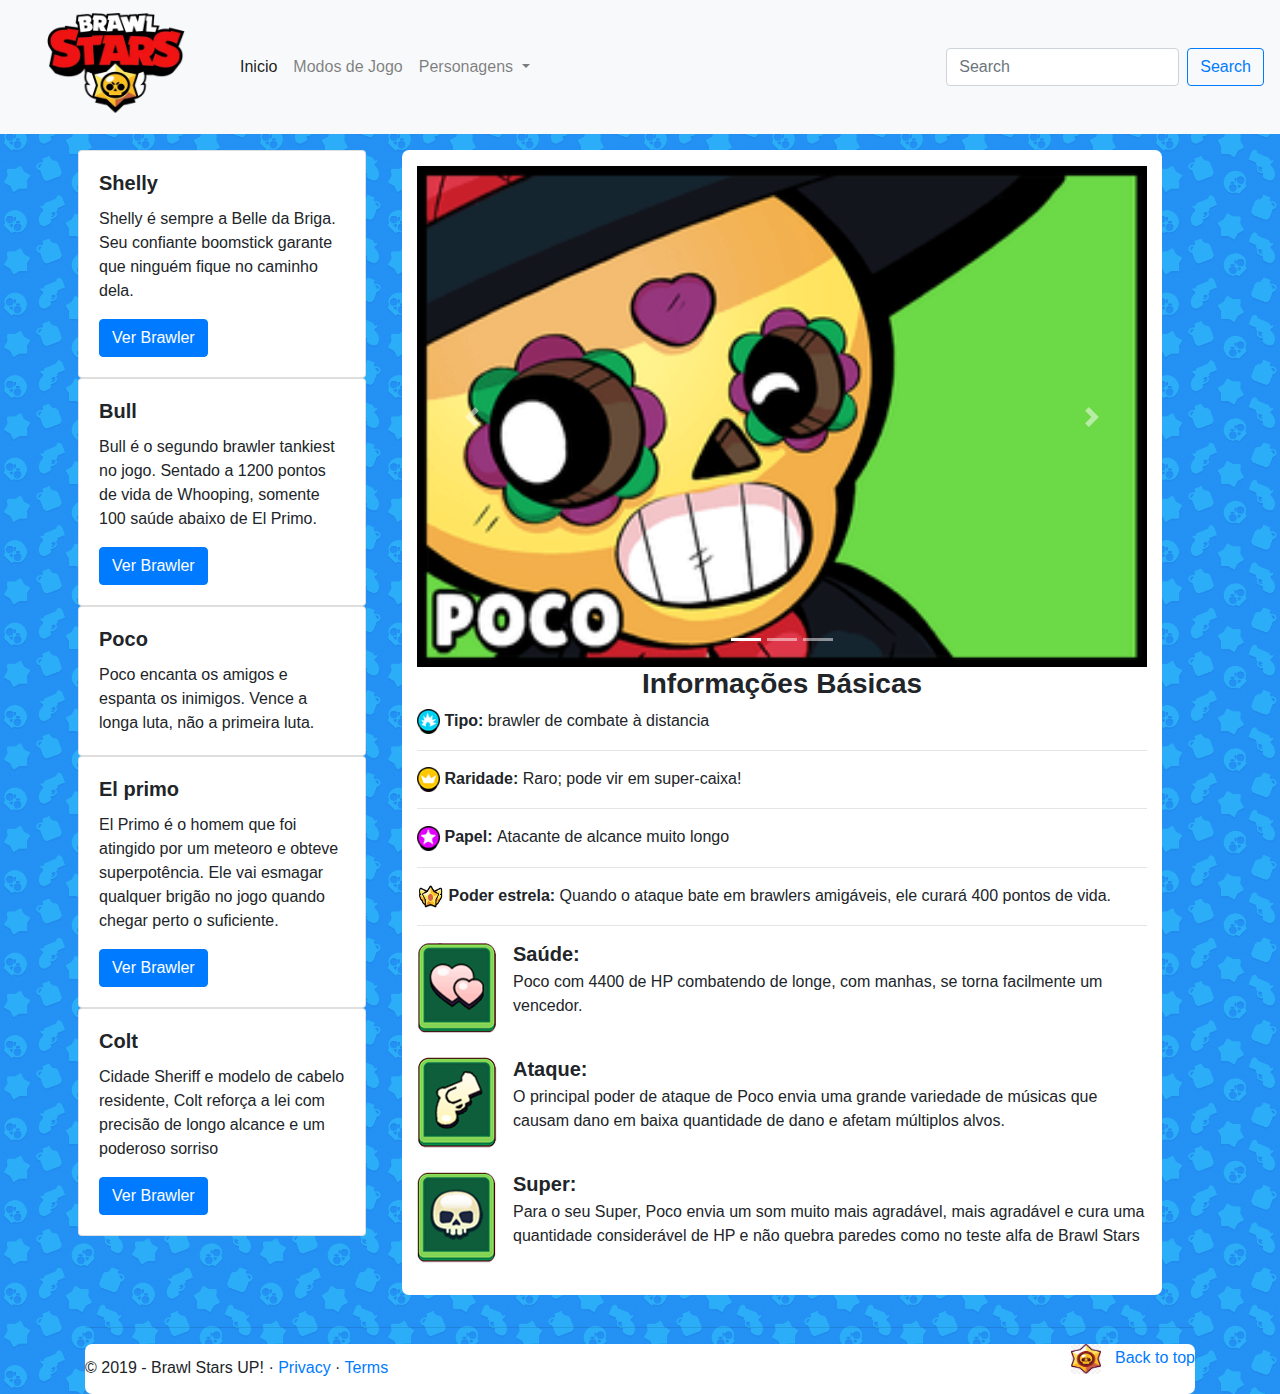
<file: poco.html>
<!DOCTYPE html>
<html lang="pt">

<head>
    <meta charset="UTF-8">
    <meta name="viewport" content="width=device-width, initial-scale=1.0" />
    <meta http-equiv="X-UA-Compatible" content="ie=edge">
    <title>BlogBrawlStars</title>
    <link rel="stylesheet" type="text/css" href="styles/bootstrap.css">
    <link rel="stylesheet" type="text/css" href="styles/styles.css">
</head>

<body>
    <nav class="navbar navbar-expand-lg navbar-light bg-light">
        <a class="navbar-brand" href="index.html">
            <h1><img class="topo" src="img/logotop.png"></h1>
        </a>
        <button class="navbar-toggler" type="button" data-toggle="collapse" data-target="#navbarSupportedContent"
            aria-controls="navbarSupportedContent" aria-expanded="false" aria-label="Toggle navigation">
            <span class="navbar-toggler-icon"></span>
        </button>

        <div class="collapse navbar-collapse" id="navbarSupportedContent">
            <ul class="navbar-nav mr-auto">
                <li class="nav-item active">
                    <a class="nav-link" href="index.html">Inicio <span class="sr-only">(current)</span></a>
                </li>
                <li class="nav-item">
                    <a class="nav-link" href="modo.html">Modos de Jogo</a>
                </li>
                <li class="nav-item dropdown">
                    <a class="nav-link dropdown-toggle" href="#" id="navbarDropdown" role="button" data-toggle="dropdown"
                        aria-haspopup="true" aria-expanded="false">
                        Personagens
                    </a>
                    <div class="dropdown-menu" aria-labelledby="navbarDropdown">
                        <a class="dropdown-item" href="shelly.html">Shelly</a>
                        <a class="dropdown-item" href="bull.html">Bull </a>
                        <a class="dropdown-item" href="poco.html">Poco </a>
                        <a class="dropdown-item" href="elprimo.html">El Primo </a>
                        <a class="dropdown-item" href="colt.html">Colt </a>
                        <a class="dropdown-item" href="personagens.html">Todos</a>


                    </div>
                </li>
            </ul>
            <form class="form-inline my-2 my-lg-0">
                <input class="form-control mr-sm-2" type="search" placeholder="Search" aria-label="Search">
                <button class="btn btn-outline-primary my-2 my-sm-0" type="submit">Search</button>
            </form>
        </div>
    </nav>

    <div class="container">
        <div class="row">
            <div class="col py-3 pl-2">
                <div class="card" style="width: 18rem;">
                    <div class="card-body">
                        <h5 class="card-title"><strong>Shelly</strong></h5>
                        <p class="card-text">Shelly é sempre a Belle da Briga. Seu confiante boomstick garante que
                            ninguém fique no caminho dela.</p>
                        <a href="shelly.html" class="btn btn-primary">Ver Brawler</a>
                    </div>
                </div>
                <div class="card" style="width: 18rem;">
                    <div class="card-body">
                        <h5 class="card-title"><strong>Bull</strong></h5>
                        <p class="card-text">Bull é o segundo brawler tankiest no jogo. Sentado a 1200 pontos de vida
                            de Whooping, somente 100 saúde abaixo de El Primo.</p>
                        <a href="bull.html" class="btn btn-primary">Ver Brawler</a>
                    </div>
                </div>
                <div class="card" style="width: 18rem;">
                    <div class="card-body">
                        <h5 class="card-title"><strong>Poco</strong></h5>
                        <p class="card-text">Poco encanta os amigos e espanta os inimigos. Vence a longa luta, não a
                            primeira luta.</p>

                    </div>
                </div>
                <div class="card" style="width: 18rem;">
                    <div class="card-body">
                        <h5 class="card-title"><strong>El primo</strong></h5>
                        <p class="card-text">El Primo é o homem que foi atingido por um meteoro e obteve superpotência.
                            Ele vai
                            esmagar qualquer brigão no jogo quando chegar perto o suficiente.</p>
                        <a href="elprimo.html" class="btn btn-primary">Ver Brawler</a>
                    </div>
                </div>
                <div class="card" style="width: 18rem;">
                    <div class="card-body">
                        <h5 class="card-title"><strong>Colt</strong></h5>
                        <p class="card-text">Cidade Sheriff e modelo de cabelo residente, Colt reforça a lei com
                            precisão de longo
                            alcance e um poderoso sorriso</p>
                        <a href="colt.html" class="btn btn-primary">Ver Brawler</a>
                    </div>
                </div>

            </div>

            <div class="col-8 py-3 ml-2 mr-5 container-personagem  my-3">
                <div id="carouselExampleSlidesOnly" class="carousel slide" data-ride="carousel">
                    <div id="carouselExampleFade" class="carousel slide carousel-fade" data-ride="carousel">

                        <ol class="carousel-indicators">
                            <li data-target="#carouselExampleFade" data-slide-to="0" class="active"></li>
                            <li data-target="#carouselExampleFade" data-slide-to="1"></li>
                            <li data-target="#carouselExampleFade" data-slide-to="2"></li>
                        </ol>
                        <div class="carousel-inner">
                            <div class="carousel-item active">
                                <img src="img/poco1.png" class="d-block w-100" alt="...">
                            </div>
                            <div class="carousel-item">
                                <img src="img/poco2.jpg" class="d-block w-100" alt="...">
                            </div>
                            <div class="carousel-item">
                                <img src="img/poco3.png" class="d-block w-100" alt="...">
                            </div>
                        </div>
                        <a class="carousel-control-prev" href="#carouselExampleFade" role="button" data-slide="prev">
                            <span class="carousel-control-prev-icon" aria-hidden="true"></span>
                            <span class="sr-only">Previous</span>
                        </a>
                        <a class="carousel-control-next" href="#carouselExampleFade" role="button" data-slide="next">
                            <span class="carousel-control-next-icon" aria-hidden="true"></span>
                            <span class="sr-only">Next</span>
                        </a>
                    </div>
                </div>

                <tbody>
                    <tr style="higth : 16.0pt">
                        <td class="haha" style="higth: 16pt; width: 130pt" colspan="2" width=174 higth=21>
                            <h3 style="text-align: center">
                                <strong>
                                    <font style="vertical-align: inherit"> Informações Básicas </font>
                            </h3></strong>

                            </h3>
                        </td>
                    </tr>
                    <tr style="higth: 16.0pt">
                        <td style="higth: 16pt; width: 65pt; text-align: left" width="87" higth="21">
                            <span style="font-size:12pt">
                                <strong>
                                    <img src="img/tipo.png" width="23" height="25">
                                    <font style="vertical-align: inherit"> Tipo: </font>

                                </strong>
                                <font style="vertical-align: inherit"> brawler de combate à distancia </font>
                            </span>
                        </td>
                    </tr>
                    <hr>
                    <tr style="higth: 16.0pt">
                        <td style="higth: 16pt; width: 65pt; text-align: left" width="87" higth="21">
                            <span style="font-size:12pt">
                                <strong>
                                    <img src="img/raridade.png" width="23" height="25">
                                    <font style="vertical-align: inherit"> Raridade: </font>

                                </strong>
                                <font style="vertical-align: inherit"> Raro; pode vir em super-caixa! </font>
                            </span>
                        </td>
                    </tr>
                    <hr>
                    <tr style="higth: 16.0pt">
                        <td style="higth: 16pt; width: 65pt; text-align: left" width="87" higth="21">
                            <span style="font-size:12pt">
                                <strong>
                                    <img src="img/papel.png" width="23" height="25">
                                    <font style="vertical-align: inherit"> Papel: </font>

                                </strong>
                                <font style="vertical-align: inherit"> Atacante de alcance muito longo </font>
                            </span>
                        </td>
                    </tr>
                    <hr>
                    <tr style="higth: 16.0pt">
                        <td style="higth: 16pt; width: 65pt; text-align: left" width="87" higth="21">
                            <span style="font-size:12pt">
                                <strong>
                                    <img src="img/poderestrela.png" width="27" height="25">
                                    <font style="vertical-align: inherit"> Poder estrela: </font>

                                </strong>
                                <font style="vertical-align: inherit"> Quando o ataque bate em brawlers amigáveis, ele
                                    curará 400 pontos de vida. </font>
                            </span>
                        </td>
                    </tr>
                    <hr>
                </tbody>

                <ul class="list-unstyled">
                    <li class="media">
                        <img src="img/saude.png" class="mr-3" alt="...">
                        <div class="media-body">
                            <h5 class="mt-0 mb-1"><strong>Saúde:</strong></h5>
                            Poco com 4400 de HP combatendo de longe, com manhas, se torna facilmente um vencedor.
                        </div>
                    </li>
                    <li class="media my-4">
                        <img src="img/ataque.png" class="mr-3" alt="...">
                        <div class="media-body">
                            <h5 class="mt-0 mb-1"><strong>Ataque:</strong></h5>
                            O principal poder de ataque de Poco envia uma grande variedade de músicas que causam dano
                            em baixa quantidade de dano e afetam múltiplos alvos.


                        </div>
                    </li>
                    <li class="media">
                        <img src="img/super.png" class="mr-3" alt="...">
                        <div class="media-body">
                            <h5 class="mt-0 mb-1"><strong>Super:</strong></h5>
                            Para o seu Super, Poco envia um som muito mais agradável, mais agradável e cura uma
                            quantidade considerável de HP e não quebra paredes como no teste alfa de Brawl Stars
                        </div>
                    </li>
                </ul>
            </div>
        </div>








        <hr>

        <footer class="container-pe ">
            <p class="float-right">
                <a class="link-logo" href="#">
                    <img class="logot" src="img/logof.jpg">
                </a>
                <a href="#">Back to top</a>
            </p>
            <p class="textR">© 2019 - Brawl Stars UP! · <a href="#">Privacy</a> · <a href="#">Terms</a> </p>
        </footer>
    </div>

    <script src="js/jquery-3.4.1.js"></script>
    <script src="js/bootstrap.js"></script>
    <script src="index.js"></script>
    <script src="myjs/js.js"></script>


</body>

</html>
</file>
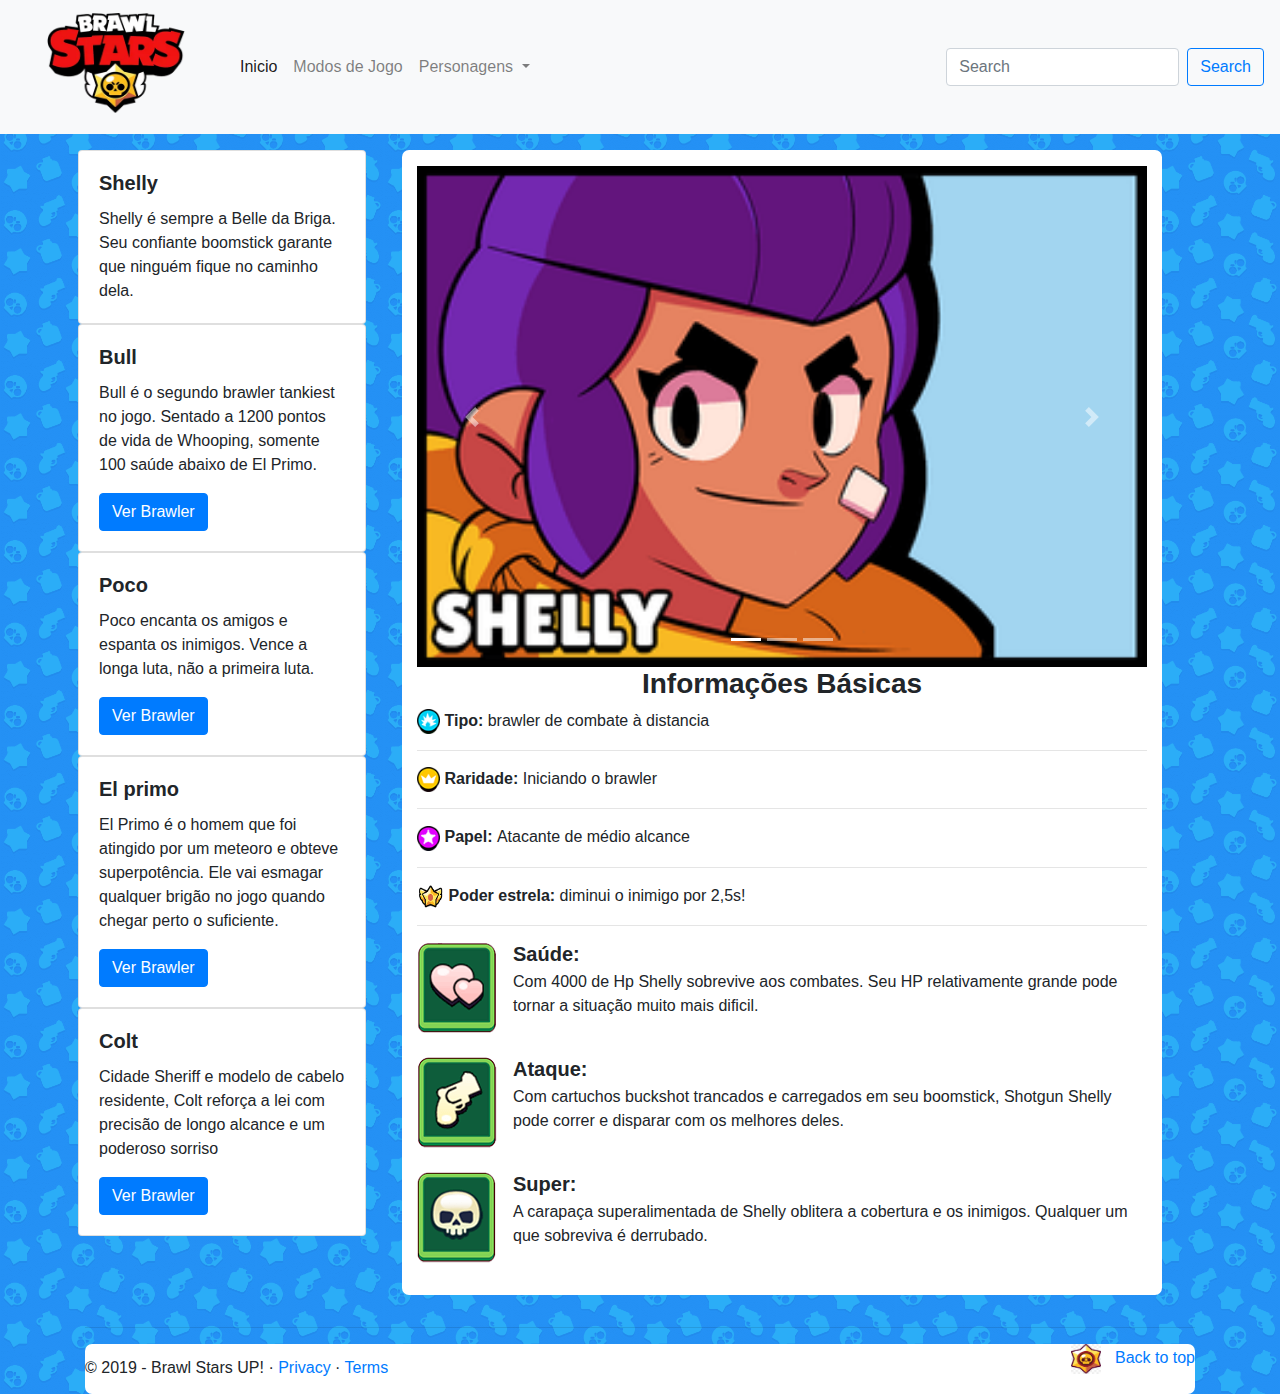
<file: shelly.html>
<!DOCTYPE html>
<html lang="pt">

<head>
    <meta charset="UTF-8">
    <meta name="viewport" content="width=device-width, initial-scale=1.0" />
    <meta http-equiv="X-UA-Compatible" content="ie=edge">
    <title>BlogBrawlStars</title>
    <link rel="stylesheet" type="text/css" href="styles/bootstrap.css">
    <link rel="stylesheet" type="text/css" href="styles/styles.css">
</head>

<body>
    <nav class="navbar navbar-expand-lg navbar-light bg-light">
        <a class="navbar-brand" href="index.html">
            <h1><img class="topo" src="img/logotop.png"></h1>
        </a>
        <button class="navbar-toggler" type="button" data-toggle="collapse" data-target="#navbarSupportedContent"
            aria-controls="navbarSupportedContent" aria-expanded="false" aria-label="Toggle navigation">
            <span class="navbar-toggler-icon"></span>
        </button>

        <div class="collapse navbar-collapse" id="navbarSupportedContent">
            <ul class="navbar-nav mr-auto">
                <li class="nav-item active">
                    <a class="nav-link" href="index.html">Inicio <span class="sr-only">(current)</span></a>
                </li>
                <li class="nav-item">
                    <a class="nav-link" href="modo.html">Modos de Jogo</a>
                </li>
                <li class="nav-item dropdown">
                    <a class="nav-link dropdown-toggle" href="#" id="navbarDropdown" role="button" data-toggle="dropdown"
                        aria-haspopup="true" aria-expanded="false">
                        Personagens
                    </a>
                    <div class="dropdown-menu" aria-labelledby="navbarDropdown">
                        <a class="dropdown-item" href="shelly.html">Shelly</a>
                        <a class="dropdown-item" href="bull.html">Bull </a>
                        <a class="dropdown-item" href="poco.html">Poco </a>
                        <a class="dropdown-item" href="elprimo.html">El Primo </a>
                        <a class="dropdown-item" href="colt.html">Colt </a>
                        <a class="dropdown-item" href="personagens.html">Todos</a>


                    </div>
                </li>
            </ul>
            <form class="form-inline my-2 my-lg-0">
                <input class="form-control mr-sm-2" type="search" placeholder="Search" aria-label="Search">
                <button class="btn btn-outline-primary my-2 my-sm-0" type="submit">Search</button>
            </form>
        </div>
    </nav>

    <div class="container">
        <div class="row">
            <div class="col py-3 pl-2">
                <div class="card" style="width: 18rem;">
                    <div class="card-body">
                        <h5 class="card-title"><strong>Shelly</strong></h5>
                        <p class="card-text">Shelly é sempre a Belle da Briga. Seu confiante boomstick garante que
                            ninguém fique no caminho dela.</p>

                    </div>
                </div>
                <div class="card" style="width: 18rem;">
                    <div class="card-body">
                        <h5 class="card-title"><strong>Bull</strong></h5>
                        <p class="card-text">Bull é o segundo brawler tankiest no jogo. Sentado a 1200 pontos de vida
                            de Whooping, somente 100 saúde abaixo de El Primo.</p>
                        <a href="bull.html" class="btn btn-primary">Ver Brawler</a>
                    </div>
                </div>
                <div class="card" style="width: 18rem;">
                    <div class="card-body">
                        <h5 class="card-title"><strong>Poco</strong></h5>
                        <p class="card-text">Poco encanta os amigos e espanta os inimigos. Vence a longa luta, não a
                            primeira luta.</p>
                        <a href="poco.html" class="btn btn-primary">Ver Brawler</a>
                    </div>
                </div>
                <div class="card" style="width: 18rem;">
                    <div class="card-body">
                        <h5 class="card-title"><strong>El primo</strong></h5>
                        <p class="card-text">El Primo é o homem que foi atingido por um meteoro e obteve superpotência.
                            Ele vai
                            esmagar qualquer brigão no jogo quando chegar perto o suficiente.</p>
                        <a href="elprimo.html" class="btn btn-primary">Ver Brawler</a>
                    </div>
                </div>
                <div class="card" style="width: 18rem;">
                    <div class="card-body">
                        <h5 class="card-title"><strong>Colt</strong></h5>
                        <p class="card-text">Cidade Sheriff e modelo de cabelo residente, Colt reforça a lei com
                            precisão de longo
                            alcance e um poderoso sorriso</p>
                        <a href="colt.html" class="btn btn-primary">Ver Brawler</a>
                    </div>
                </div>

            </div>

            <div class="col-8 py-3 ml-2 mr-5 container-personagem  my-3">
                <div id="carouselExampleSlidesOnly" class="carousel slide" data-ride="carousel">
                    <div id="carouselExampleFade" class="carousel slide carousel-fade" data-ride="carousel">

                        <ol class="carousel-indicators">
                            <li data-target="#carouselExampleFade" data-slide-to="0" class="active"></li>
                            <li data-target="#carouselExampleFade" data-slide-to="1"></li>
                            <li data-target="#carouselExampleFade" data-slide-to="2"></li>
                        </ol>
                        <div class="carousel-inner">
                            <div class="carousel-item active">
                                <img src="img/shelly.png" class="d-block w-100" alt="...">
                            </div>
                            <div class="carousel-item">
                                <img src="img/shely2.jpg" class="d-block w-100" alt="...">
                            </div>
                            <div class="carousel-item">
                                <img src="img/shely3.png" class="d-block w-100" alt="...">
                            </div>
                        </div>
                        <a class="carousel-control-prev" href="#carouselExampleFade" role="button" data-slide="prev">
                            <span class="carousel-control-prev-icon" aria-hidden="true"></span>
                            <span class="sr-only">Previous</span>
                        </a>
                        <a class="carousel-control-next" href="#carouselExampleFade" role="button" data-slide="next">
                            <span class="carousel-control-next-icon" aria-hidden="true"></span>
                            <span class="sr-only">Next</span>
                        </a>
                    </div>
                </div>

                <tbody>
                    <tr style="higth : 16.0pt">
                        <td class="haha" style="higth: 16pt; width: 130pt" colspan="2" width=174 higth=21>
                            <h3 style="text-align: center">
                                <strong>
                                    <font style="vertical-align: inherit"> Informações Básicas </font>
                            </h3></strong>

                            </h3>
                        </td>
                    </tr>
                    <tr style="higth: 16.0pt">
                        <td style="higth: 16pt; width: 65pt; text-align: left" width="87" higth="21">
                            <span style="font-size:12pt">
                                <strong>
                                    <img src="img/tipo.png" width="23" height="25">
                                    <font style="vertical-align: inherit"> Tipo: </font>

                                </strong>
                                <font style="vertical-align: inherit"> brawler de combate à distancia </font>
                            </span>
                        </td>
                    </tr>
                    <hr>
                    <tr style="higth: 16.0pt">
                        <td style="higth: 16pt; width: 65pt; text-align: left" width="87" higth="21">
                            <span style="font-size:12pt">
                                <strong>
                                    <img src="img/raridade.png" width="23" height="25">
                                    <font style="vertical-align: inherit"> Raridade: </font>

                                </strong>
                                <font style="vertical-align: inherit"> Iniciando o brawler </font>
                            </span>
                        </td>
                    </tr>
                    <hr>
                    <tr style="higth: 16.0pt">
                        <td style="higth: 16pt; width: 65pt; text-align: left" width="87" higth="21">
                            <span style="font-size:12pt">
                                <strong>
                                    <img src="img/papel.png" width="23" height="25">
                                    <font style="vertical-align: inherit"> Papel: </font>

                                </strong>
                                <font style="vertical-align: inherit"> Atacante de médio alcance </font>
                            </span>
                        </td>
                    </tr>
                    <hr>
                    <tr style="higth: 16.0pt">
                        <td style="higth: 16pt; width: 65pt; text-align: left" width="87" higth="21">
                            <span style="font-size:12pt">
                                <strong>
                                    <img src="img/poderestrela.png" width="27" height="25">
                                    <font style="vertical-align: inherit"> Poder estrela: </font>

                                </strong>
                                <font style="vertical-align: inherit"> diminui o inimigo por 2,5s! </font>
                            </span>
                        </td>
                    </tr>
                    <hr>
                </tbody>


                <ul class="list-unstyled">
                    <li class="media">
                        <img src="img/saude.png" class="mr-3" alt="...">
                        <div class="media-body">
                            <h5 class="mt-0 mb-1"><strong>Saúde:</strong></h5>
                            Com 4000 de Hp Shelly sobrevive aos combates. Seu HP relativamente grande pode tornar a situação muito mais dificil. 
                        </div>
                    </li>
                    <li class="media my-4">
                        <img src="img/ataque.png" class="mr-3" alt="...">
                        <div class="media-body">
                            <h5 class="mt-0 mb-1"><strong>Ataque:</strong></h5>
                            Com cartuchos buckshot trancados e carregados em seu boomstick, Shotgun Shelly pode correr
                            e disparar com os melhores deles.
                        </div>
                    </li>
                    <li class="media">
                        <img src="img/super.png" class="mr-3" alt="...">
                        <div class="media-body">
                            <h5 class="mt-0 mb-1"><strong>Super:</strong></h5>
                            A carapaça superalimentada de Shelly oblitera a cobertura e os inimigos. Qualquer um que
                            sobreviva é derrubado.
                        </div>
                    </li>
                </ul>
            </div>
        </div>









        <hr>

        <footer class="container-pe ">
            <p class="float-right">
                <a class="link-logo" href="#">
                    <img class="logot" src="img/logof.jpg">
                </a>
                <a href="#">Back to top</a>
            </p>
            <p class="textR">© 2019 - Brawl Stars UP! · <a href="#">Privacy</a> · <a href="#">Terms</a> </p>
        </footer>
    </div>

    <script src="js/jquery-3.4.1.js"></script>
    <script src="js/bootstrap.js"></script>
    <script src="index.js"></script>
    <script src="myjs/js.js"></script>


</body>

</html>
</file>
<file: styles/styles.css>
body {
    background-image: url("../img/brawl-stars-pattern.png");
    background-repeat: repeat;
    background-size: 10%;
}

/* .nav-link{
    color: #fff !important;
} */

.curiosidades {
    box-shadow: inset 0px 0px 180px 0px rgba(0,0,0,0.75);
}

.card-personagem {
    width: 20%;
}

.foto-personagem {
    height: 180px;
}

.container-pe {
    background-color: white;
    border-radius: 7px;
    height: 50px;
}
.container-personagem {
    background-color: white;
    border-radius: 7px;
}

.root {
    display: block;
    margin: 0 auto;
}

.link-logo {
    display: inline-block;
    margin-right: 10px;
}
.logodica{
    width: 10px;
    height: 10px;
    margin-right: 1px;

}
.link-dica {
    display: inline-block;
    margin-right: 1px;
}

.logo {
    width: 20px;
    height: 20px;
}
.logot {
    width: 30px;
    height: 30px;
}
.topo {
    width: 200px;
    height: 100px;
}
.img-hist{
    width: 600px;
    height: 300px;
    display: block;
  
}
.video-hist{
    width: 600px;
    height: 300px;
    display: block;
  
}
.imagem-perfil {
    width: 50px;
    height: 50px;
}

.regra {
    background-color:  #007bff;
    border-color: #007bff;
    fill: #FFFFFF;
    color: #FFFFFF;
     padding: 0 12px;
}



.textB {
    padding: 12px 0;
    text-align: right;
}
.textR {
    padding: 12px 0;
    text-align: left;
}

.blocoRegra{
    background-color:rgb(230, 222, 236);
    border-radius: 6px 6px 6px 6px;
    overflow: visible;
    word-wrap: break-word;
    margin: 0;
    padding: 0;
    border: 1px solid black;
    font-size: 100%;
    font: inherit;
    vertical-align: baseline;
   
    

}

.elementoReg{
    padding: 12px;
    
}
.linha{
     border-bottom: 0.1rem solid #c0c0c0;

}
.bloco{
    cursor: pointer;
    font-size: 17px;
    font-weight: 500;
     /* line-height: 1px;  */
    /* border-bottom: 1px solid var(--newCommunityTheme-widgetColors-lineColor); */
    padding: 9px 0;
}
.dica escondido {
    font-size: 15px;
    font-weight: 500;
     /* line-height: 1px;  */
    /* border-bottom: 1px solid var(--newCommunityTheme-widgetColors-lineColor); */
    padding: 9px 0;

}
.dica{
    height: auto;
}
.escondido{
    display: none;
}
/* .dois{
    cursor: pointer;
    font-size: 14px;
    font-weight: 500;
    line-height: 1px;
    border-bottom: 1px solid var(--newCommunityTheme-widgetColors-lineColor);
    padding: 9px 0;
    
}
.tres{
    cursor: pointer;
    font-size: 14px;
    font-weight: 500;
    line-height: 1px;
    border-bottom: 1px solid var(--newCommunityTheme-widgetColors-lineColor);
    padding: 9px 0;
    
} */

.todacol {
    background-color:rgb(230, 222, 236);
    border-radius: 6px 6px 6px 6px;
    overflow: visible;
    word-wrap: break-word;
    margin: 0;
    padding: 0;
    border: 1px solid black;
    font-size: 100%;
    font: inherit;
    vertical-align: baseline;

}
.cardMeio{
    background-image: url("https://www.brawlstarsdicas.com.br/wp-content/uploads/2019/05/nita-brawl-stars-skin-padrao.png");
    
}
.cardP{
    border: 0;
}
</file>
